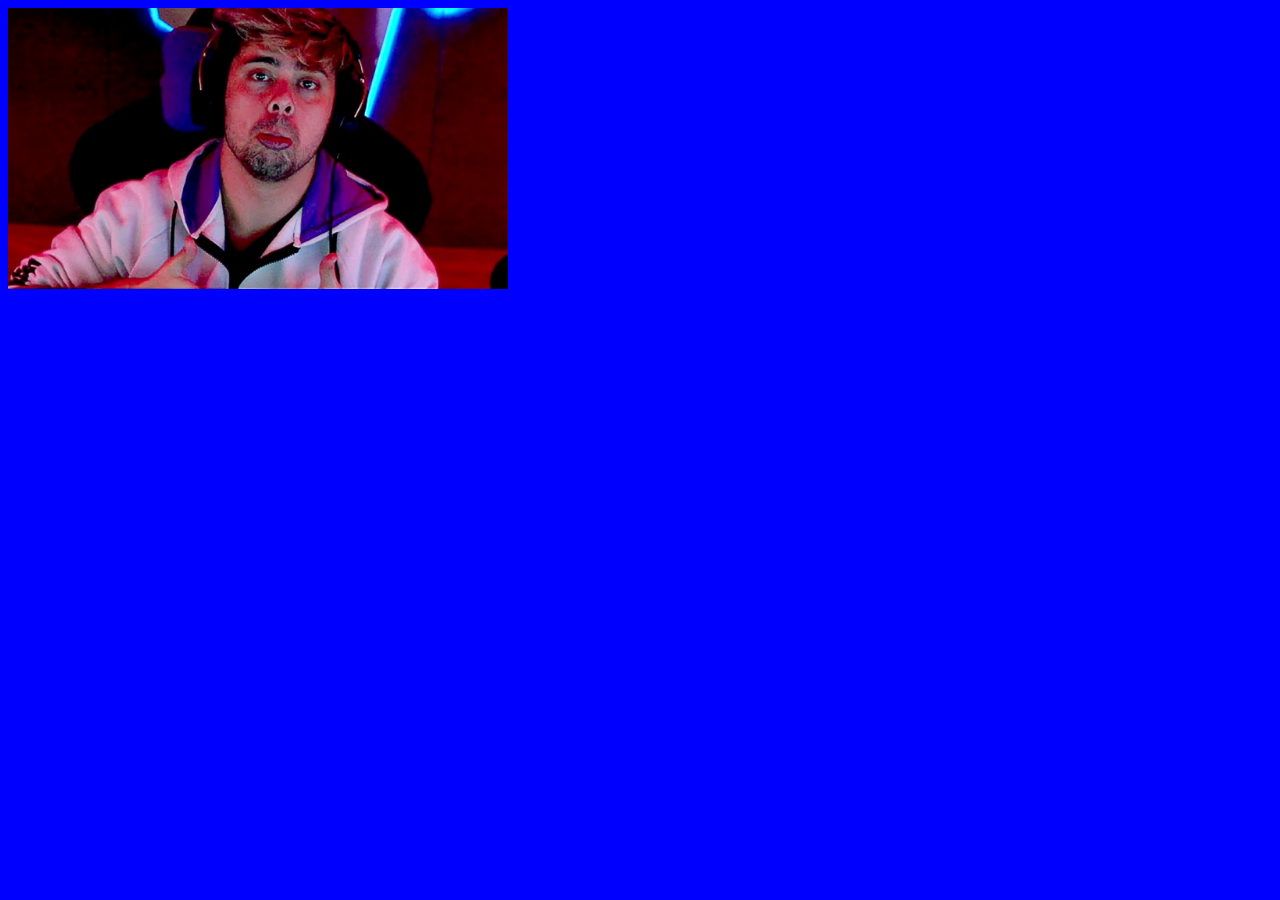
<file: Aula 10/index.html>
<!DOCTYPE html>
<html lang="pt-br">
<head>
    <meta charset="UTF-8">
    <meta http-equiv="X-UA-Compatible" content="IE=edge">
    <meta name="viewport" content="width=device-width, initial-scale=1.0">
    <link rel="stylesheet" href="style.css">
    <title>Document</title>
</head>
<body id="dale" style="background-color: blue;">

<img id="example" onclick="changeImage()" src="yodinha.jpg" width="500">
    <script src="java.js"></script>
</body>
</html>
</file>
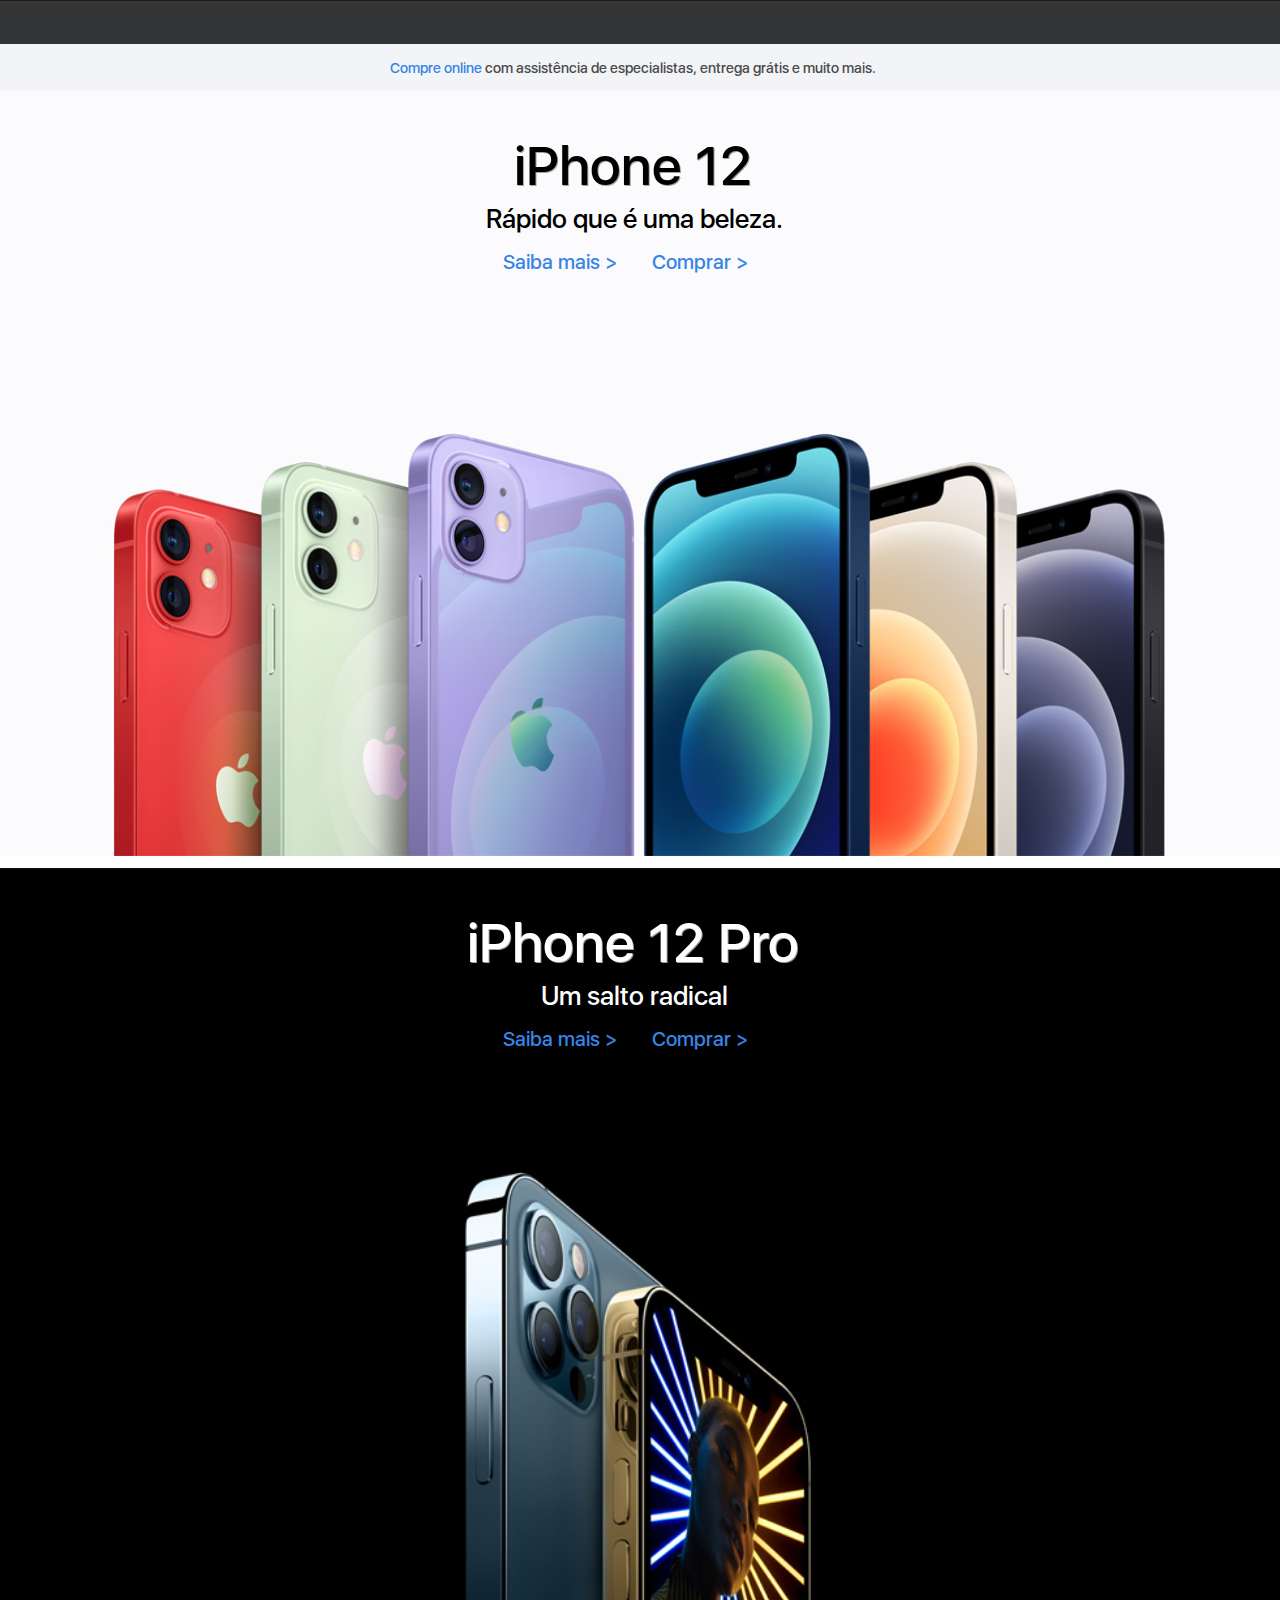
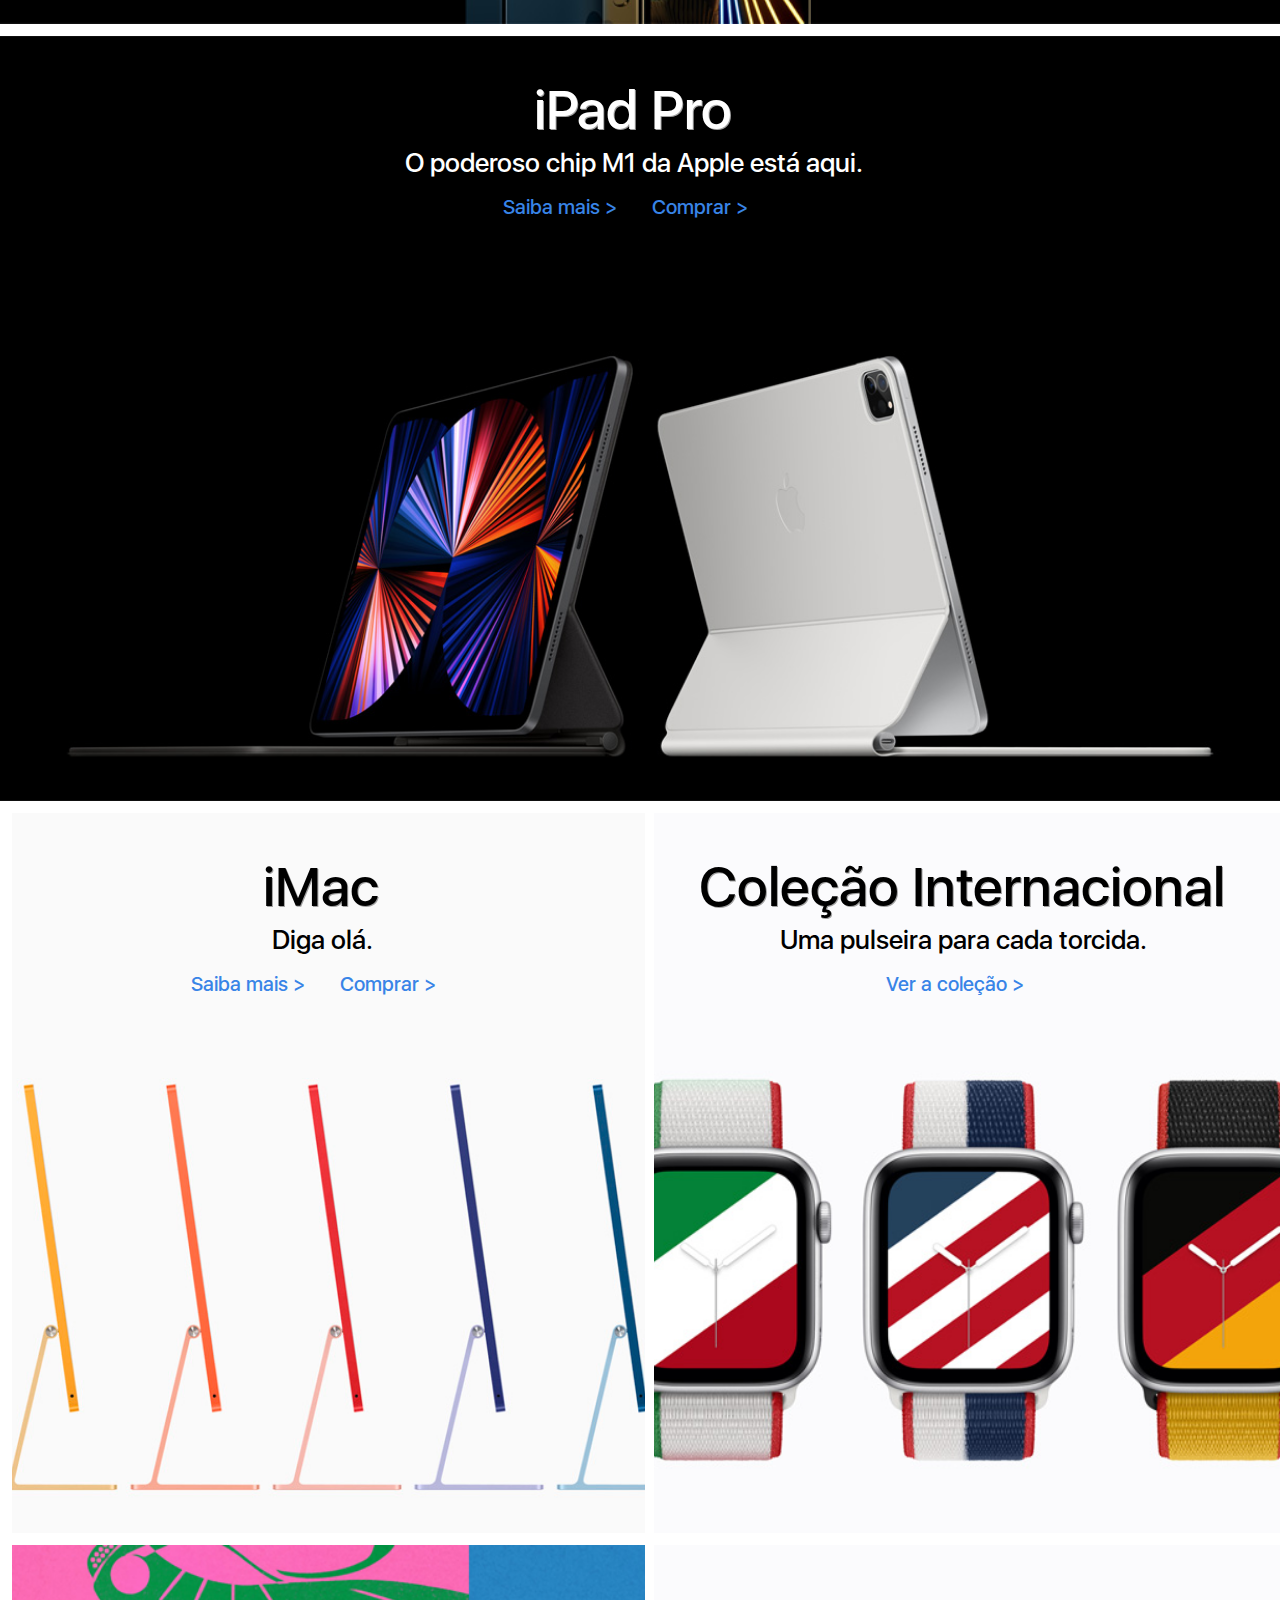
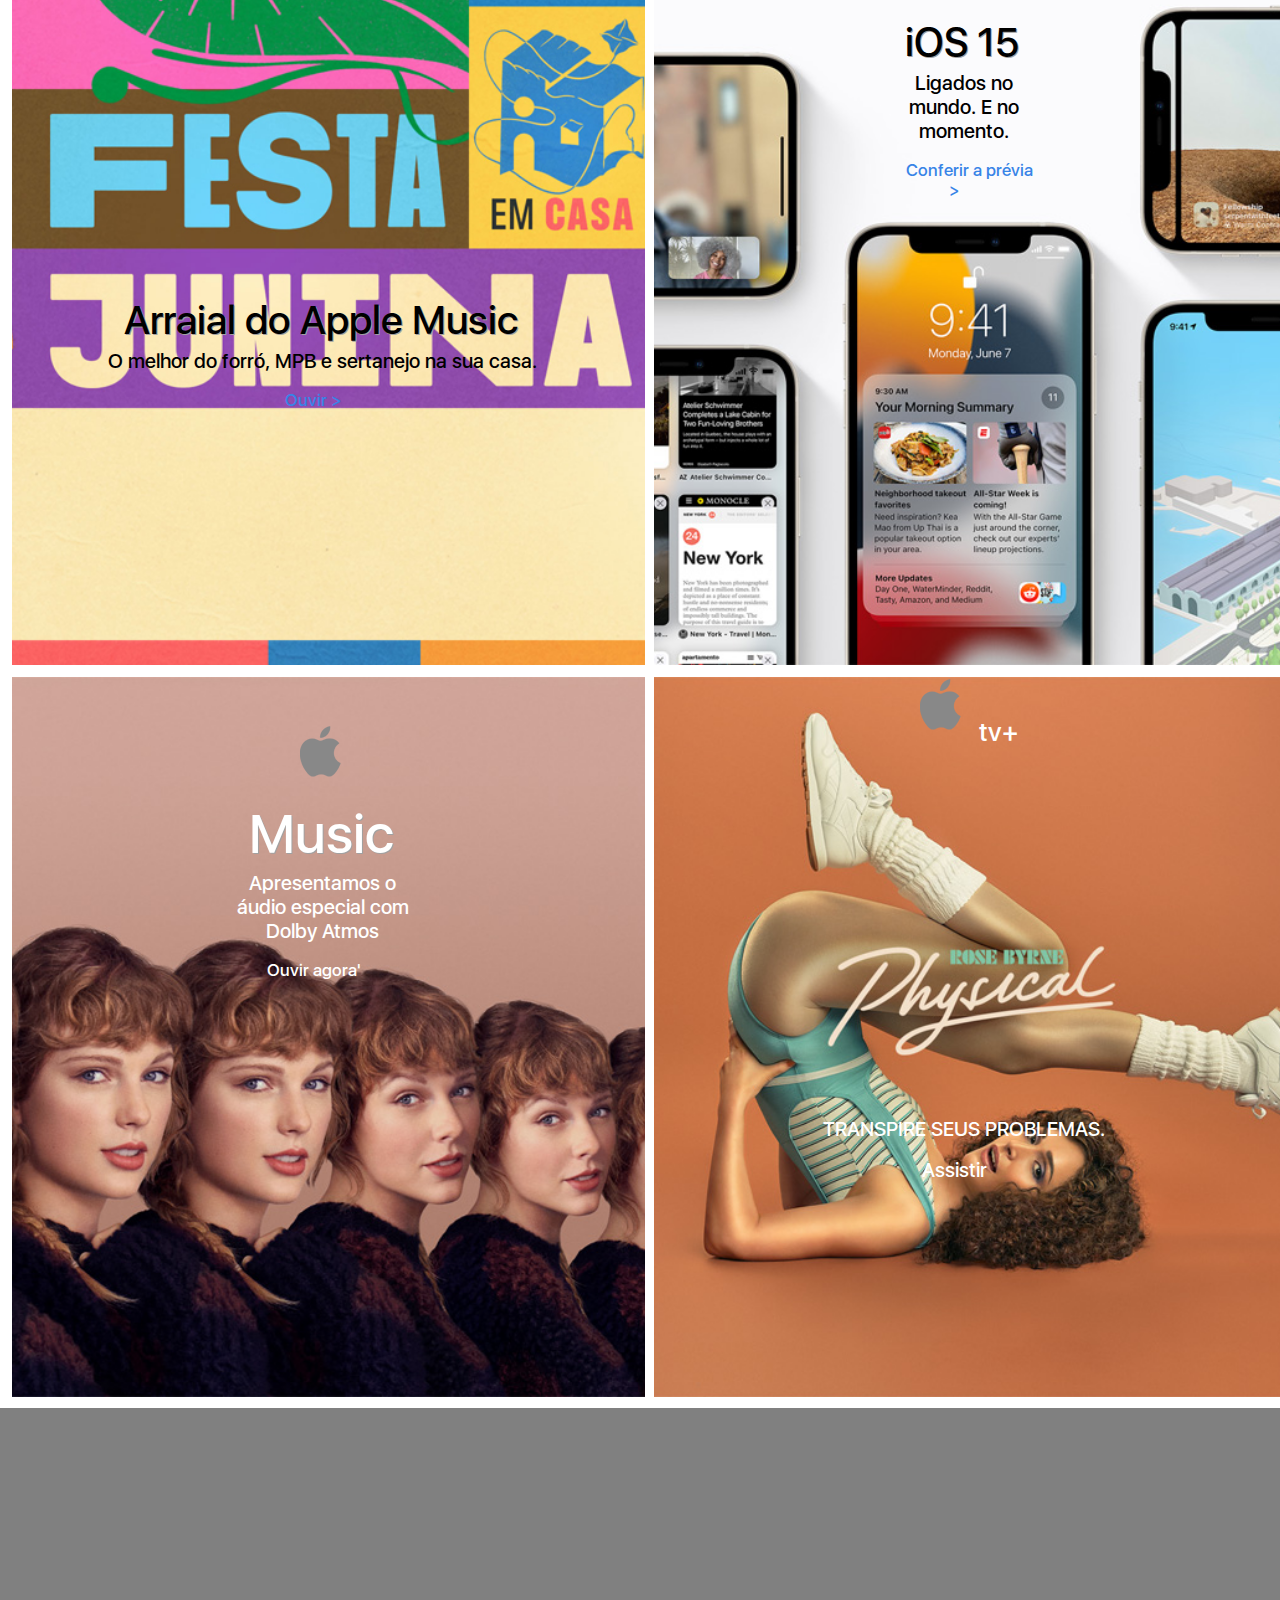
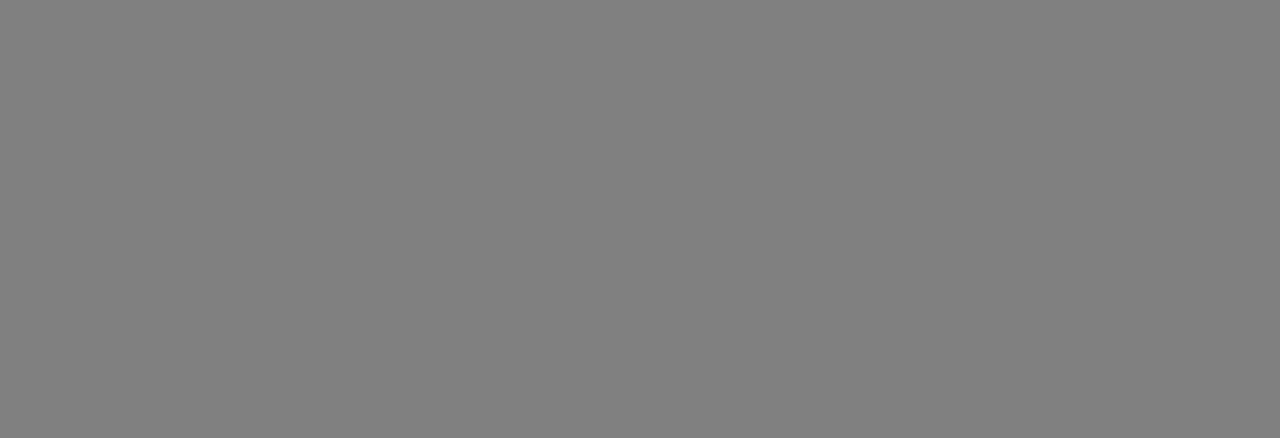
<file: Aula 9/index.html>
<!DOCTYPE html>
<html lang="pt-br">
<head>
    <meta charset="UTF-8">
    <meta http-equiv="X-UA-Compatible" content="IE=edge">
    <meta name="viewport" content="width=device-width, initial-scale=1.0">
    <link rel="stylesheet" media="screen and (max-width: 500px)" href="mobile.css">
    <link rel="stylesheet" media="screen and (min-width: 800px)" href="style.css">
    <title>Cópia Apple</title>
    <link rel="icon" href="icon.ico">
</head>
<body>
<nav class="menu menucell"> 
        <div class="orghome orghomecell">
            <button>
                <div class="celular">
                <ul>
    <li> <a class="linkmenu" href=""> <img class="apple" src="icon.ico" alt=""></a> </li>
    <li> <a class="linkmenu" href=""> Mac </a> </li>
    <li> <a class="linkmenu" href=""> iPad </a> </li>
    <li> <a class="linkmenu" href=""> iPhone </a> </li>
    <li> <a class="linkmenu" href=""> Watch </a> </li>
    <li> <a class="linkmenu" href=""> TV </a> </li>
    <li> <a class="linkmenu" href=""> Music </a> </li>
    <li> <a class="linkmenu" href=""> Suporte </a> </li>
    <li> <a class="linkmenu" href=""> <svg xmlns="http://www.w3.org/2000/svg" width="16" height="16" fill="currentColor" class="bi bi-search" viewBox="0 0 16 16">
        <path d="M11.742 10.344a6.5 6.5 0 1 0-1.397 1.398h-.001c.03.04.062.078.098.115l3.85 3.85a1 1 0 0 0 1.415-1.414l-3.85-3.85a1.007 1.007 0 0 0-.115-.1zM12 6.5a5.5 5.5 0 1 1-11 0 5.5 5.5 0 0 1 11 0z"/>
      </svg> </a> </li>
    <li> <a class="linkmenu" href=""> <svg xmlns="http://www.w3.org/2000/svg" width="16" height="16" fill="currentColor" class="bi bi-bag" viewBox="0 0 16 16">
        <path d="M8 1a2.5 2.5 0 0 1 2.5 2.5V4h-5v-.5A2.5 2.5 0 0 1 8 1zm3.5 3v-.5a3.5 3.5 0 1 0-7 0V4H1v10a2 2 0 0 0 2 2h10a2 2 0 0 0 2-2V4h-3.5zM2 5h12v9a1 1 0 0 1-1 1H3a1 1 0 0 1-1-1V5z"/>
      </svg> </a> </li>
                </ul>
            </button>
        </div>
    </div>
</nav>
    <div class="home"></div>
    <div class="submenu">
        <div class="linksub">
        <a href=""> Compre online </a>
        com assistência de especialistas, entrega grátis e muito mais.
        </div>
    </div>
<div class="iphone12">
    <p class="tit"> iPhone 12 </p>
    <p class="tit2"> Rápido que é uma beleza. </p>
    <a class="tit3" href=""> Saiba mais > </a> 
    <a class="tit3 tit4" href=""> Comprar > </a>
</div>

<div class="espaco"></div>

<div class="iphonepro">
    <p class="tit tit21"> iPhone 12 Pro </p>
    <p class="tit2 tit21"> Um salto radical </p>
    <a class="tit3" href=""> Saiba mais > </a> 
    <a class="tit3 tit4" href=""> Comprar > </a>
</div>

<div class="espaco"></div>

<div class="ipad">
    <p class="tit tit21"> iPad Pro </p>
    <p class="tit2 tit21"> O poderoso chip M1 da Apple está aqui. </p>
    <a class="tit3" href=""> Saiba mais > </a> 
    <a class="tit3 tit4" href=""> Comprar > </a>
</div>

<div class="espaco"></div>

<div class="pai pai2">
    <div class="esq">
        <div class="junina juninacell2">
            <p class="tit"> iMac </p>
            <p class="tit2"> Diga olá. </p>
            <a class="tit3" href=""> Saiba mais > </a> 
            <a class="tit3 tit4" href=""> Comprar > </a>
        </div>
    </div>
    
    <div class="espacell"></div>

    <div class="dir">
        <div class="junina2 juninacell">
            <p class="tit"> Coleção Internacional </p>
            <p class="tit2"> Uma pulseira para cada torcida. </p>
            <a class="tit3" href=""> Ver a coleção > </a>
        </div>
    </div>
</div>

<div class="espaco"></div>

<div class="pai">
    <div class="esq">
        <div class="colu1">
            <div class="texto">
            <p class="tit tit5"> Arraial do Apple Music </p>
            <p class="tit2 tit6"> O melhor do forró, MPB e sertanejo na sua casa. </p>
            <a class="tit3 tit7" href=""> Ouvir > </a>
            </div>
        </div>
    </div>

    <div class="espacell"></div>

    <div class="dir">
        <div class="colu2">
            <div class="texto2">
            <p class="tit tit5"> iOS 15 </p>
            <p class="tit2 tit6"> Ligados no mundo. E no momento. </p>
            <a class="tit3 tit7" href=""> Conferir a prévia > </a>
            </div>
        </div>
    </div>
</div>

<div class="espaco"></div>

<div class="pai">
    <div class="esq">
        <div class="colu3">
            <div class="texto3">
            <p class="tit tit21"> <img src="icon.ico" alt=""> Music </p>
            <p class="tit2 tit21 tit6"> Apresentamos o áudio especial com Dolby Atmos </p>
            <a class="tit3 tit7 tit1" href=""> Ouvir agora' </a>
            </div>
        </div>
    </div>

    <div class="espacell"></div>

    <div class="dir">
        <div class="colu4">
            <p class="tit2 tit21"> <img class="" src="icon.ico" alt=""> tv+ </p>
            <div class="texto4"> 
                <p class="tit2 tit21 tit6"> TRANSPIRE SEUS PROBLEMAS. </p>
                <a class="tit3 tit1" href=""> Assistir </a>
            </div>
        </div>
    </div>
</div>

<div class="espaco"></div>

<div class="rodape">

</div>

</body>
</html>
</file>
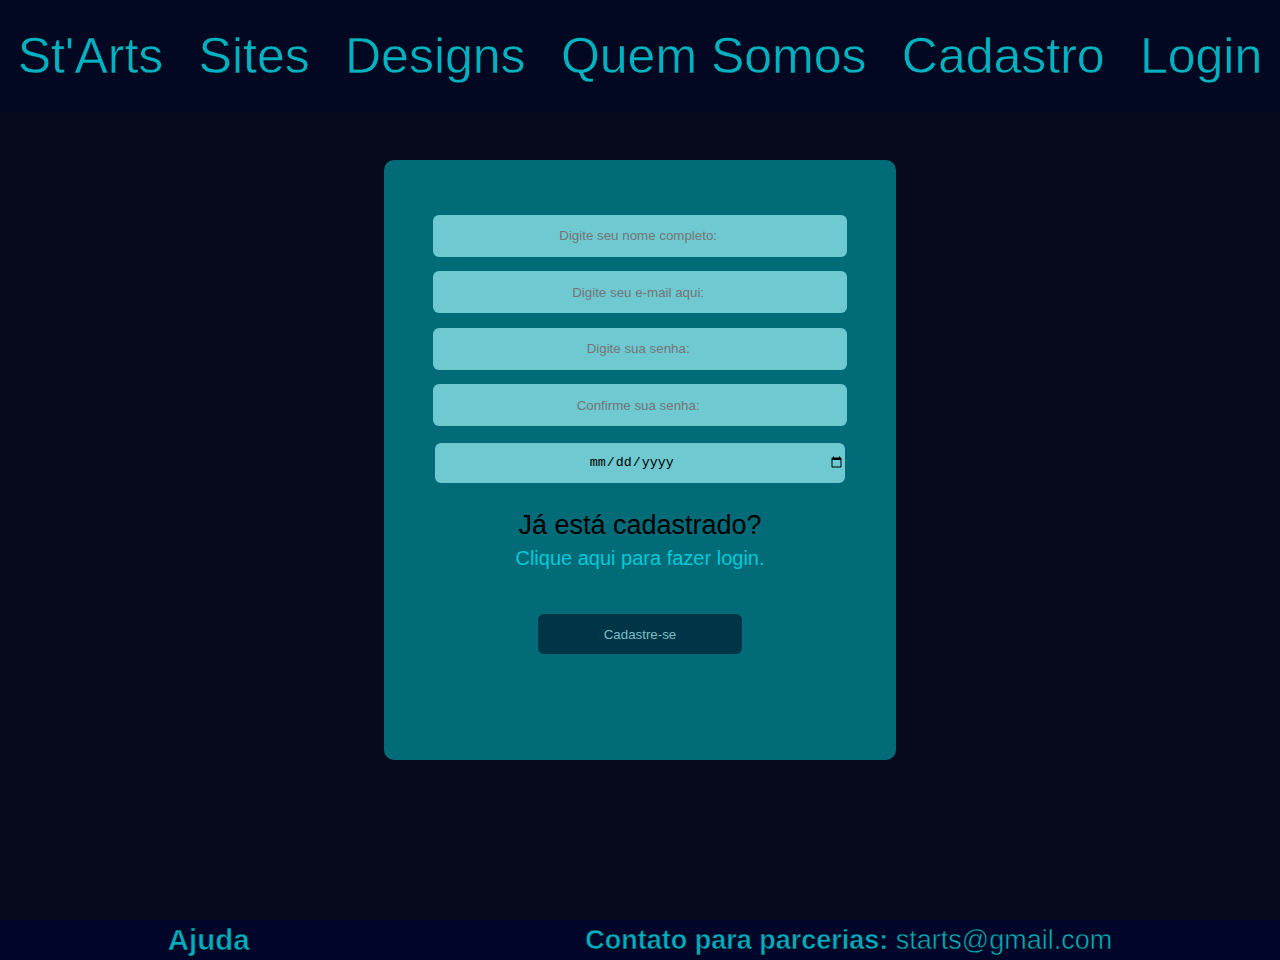
<file: Projetofinal/cadastro.html>
<!DOCTYPE html>
<html lang="pt-br">
<head>
    <meta charset="UTF-8">
    <meta http-equiv="X-UA-Compatible" content="IE=edge">
    <meta name="viewport" content="width=device-width, initial-scale=1.0">
    <link rel="stylesheet" href="Css/cadastro.css">
    <title> Projeto Final </title>
</head>
<body>
    
<!-- Tá dando uma olhada no meu código? Então segue lá no Insta https://www.instagram.com/vittimbr/ -->

    <nav id="kk" class="menu menucell"> <!-- Menu -->
        <a href="index.html"> St'Arts </a>
        <a href="sites.html"> Sites </a>
        <a href="design.html"> Designs </a>
        <a href="quemsomos.html"> Quem Somos </a>
        <a href="cadastro.html"> Cadastro </a>
        <a href="login.html"> Login </a>
    </nav> 

    <div class="formula"> <!-- Formulário de cadastro -->
        <form>
            <input class="login1" placeholder="Digite seu nome completo: " type="text">
            <input class="login1" placeholder="Digite seu e-mail aqui: " type="email">
            <input class="login1" placeholder="Digite sua senha: " type="password"> 
            <input class="login1" placeholder="Confirme sua senha: " type="password"> <br>
            <input class="login1" type="date">
            <p> Já está cadastrado? <br> <a class="logincad" href="cadastro.html"> Clique aqui para fazer login. </a></p>
            <input value="Cadastre-se" type="button" class="botao1">
        </form>
    </div>

    <div class="rodape"> <!-- Rodapé -->
        <h6 class="ajuda"> <a href="" class="ajuda"> Ajuda </a> </h6>
        <p class="contato"> <strong> Contato para parcerias: </strong> starts@gmail.com</p>    
    </div>

<!-- Tá dando uma olhada no meu código? Então segue lá no Insta, Twitch e Twitter @vittimbr -->

</body>
</html>
</file>
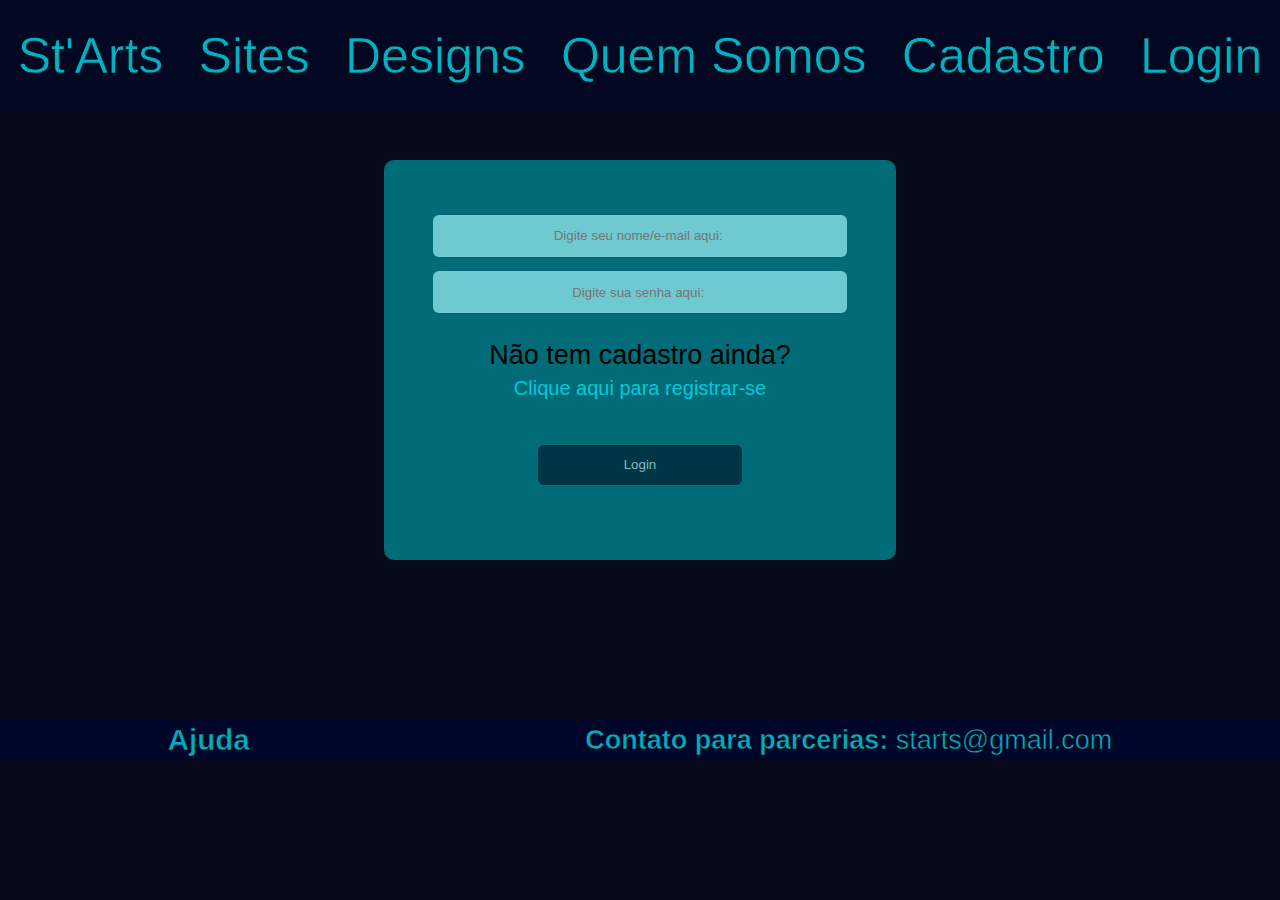
<file: Projetofinal/login.html>
<!DOCTYPE html>
<html lang="pt-br">
<head>
    <meta charset="UTF-8">
    <meta http-equiv="X-UA-Compatible" content="IE=edge">
    <meta name="viewport" content="width=device-width, initial-scale=1.0">
    <link rel="stylesheet" href="Css/login.css">
    <title> Projeto Final </title>
</head>
<body>
    
    <!-- Tá dando uma olhada no meu código? Então segue lá no Insta, Twitch e Twitter @vittimbr -->

    <nav id="kk" class="menu menucell"> <!-- Menu -->
        <a href="index.html"> St'Arts </a>
        <a href="sites.html"> Sites </a>
        <a href="design.html"> Designs </a>
        <a href="quemsomos.html"> Quem Somos </a>
        <a href="cadastro.html"> Cadastro </a>
        <a href="login.html"> Login </a>
    </nav> 
    
    <div class="formula"> <!-- Formulário de Login -->
        <form>
            <input class="login1" placeholder="Digite seu nome/e-mail aqui: " type="text">
            <input class="login1" placeholder="Digite sua senha aqui: " type="password"> <br>
            <p> Não tem cadastro ainda? <br> <a class="logincad" href="cadastro.html"> Clique aqui para registrar-se </a></p>
            <input value="Login" type="button" class="botao1">
        </form>
    </div>

    <div class="rodape"> <!-- Rodapé -->
        <h6 class="ajuda"> <a href="" class="ajuda"> Ajuda </a> </h6>
        <p class="contato"> <strong> Contato para parcerias: </strong> starts@gmail.com</p>    
    </div>

<!-- Tá dando uma olhada no meu código? Então segue lá no Insta, Twitch e Twitter @vittimbr -->

</body>
</html>
</file>
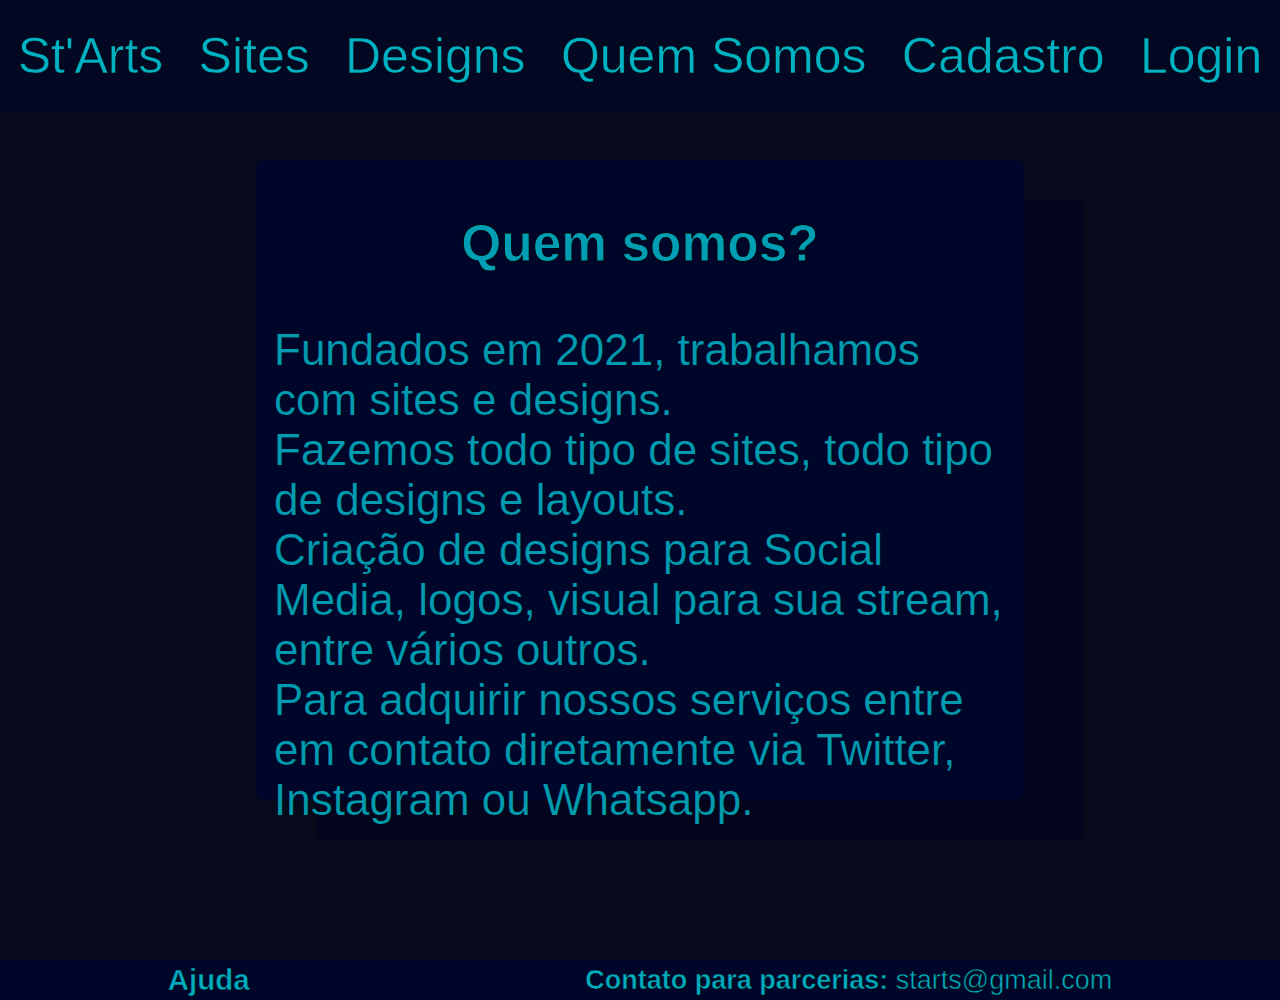
<file: Projetofinal/quemsomos.html>
<!DOCTYPE html>
<html lang="pt-br">
<head>
    <meta charset="UTF-8">
    <meta http-equiv="X-UA-Compatible" content="IE=edge">
    <meta name="viewport" content="width=device-width, initial-scale=1.0">
    <link rel="stylesheet" href="Css/quemsomos.css">
    <title>St'Arts - Quem Somos </title>
</head>
<body>
    
    <!-- Tá dando uma olhada no meu código? Então segue lá no Insta, Twitch e Twitter @vittimbr -->

    <nav class="menu"> <!-- Menu -->
        <a href="index.html"> St'Arts </a>
        <a href="sites.html"> Sites </a>
        <a href="design.html"> Designs </a>
        <a href="#"> Quem Somos </a>
        <a href="cadastro.html"> Cadastro </a>
        <a href="login.html"> Login </a>
    </nav>

    <div class="infodiv">
        <h3> Quem somos? </h3>
            <p> Fundados em 2021, trabalhamos com sites e designs. <br>
            Fazemos todo tipo de sites, todo tipo de designs e layouts. <br>
            Criação de designs para Social Media, logos, visual para sua stream, entre vários outros. <br>
            Para adquirir nossos serviços entre em contato diretamente via Twitter, Instagram ou Whatsapp. 
            </p>
    </div>

    <div class="rodape"> <!-- Rodapé -->
        <h6 class="ajuda"> <a href="" class="ajuda"> Ajuda </a> </h6>
        <p class="contato"> <strong> Contato para parcerias: </strong> starts@gmail.com</p>    
    </div>

<!-- Tá dando uma olhada no meu código? Então segue lá no Insta, Twitch e Twitter @vittimbr -->

</body>
</html>
</file>
<file: Aula 10/style.css>
button { width: 300px;
    height: 200px;}
</file>
<file: Aula 9/mobile.css>
body { margin: 0%;
    overflow-x: hidden;
    font-family: SFmedium, -apple-system, BlinkMacSystemFont, 'Segoe UI', Roboto, Oxygen, Ubuntu, Cantarell, 'Open Sans', 'Helvetica Neue', sans-serif;
    background-color: pink; }

.menu { width: 100%;
    height: 44px;
    background-color: rgba(0, 0, 0, 0.79);
    position: fixed;
    margin-top: 0px; }

button {width: 50px;
    height: 42px;
    margin-top: 1px;
    content-visibility: hidden;}

ul {list-style: none;}

button:active {content-visibility: visible;}

button:focus {content-visibility: visible;}

.celular {width: 96vw;
    height: 40vh;
    background-color: rgba(0, 0, 0, 0.79);
    color: white;
    text-align: center;}

.submenu { background-color: rgba(223, 227, 235, 0.4);
    width: 100vw;
    height: 44px;
    margin-top: 2px;
    display: flex;
    padding-top: 44px; }

.linksub { margin: auto;
    font-size: 14.33px;
    padding-bottom: 3px;
    padding-right: 15px;
    color: rgb(75, 75, 75);
    font-weight: lighter; }

a {text-decoration: none;
    color: rgb(56, 132, 231); }

.linkmenu { margin: auto;
    text-decoration: none;
    color: rgb(192, 192, 192); 
    font-size: 20px;
    font-weight: 100; }

.iphone12 {width: 100vw;
    height: 85vh;
    background-image: url(iphone_pro.jpg);
    background-position: center;
    background-size: cover;
    background-repeat: no-repeat;
    text-align: center;
    background-color: white; }

.tit {font-size: 54.5px;
    padding-right: 15px;
    margin: 0px;
    font-weight: lighter;
    padding-top: 2.6rem;
    text-shadow: 1px 1.1px rgb(161, 161, 161);
    font-weight: 500;
    padding-bottom: 5px; }

.tit2 {font-size: 26.3px;
    margin: 0px;
    padding-right: 12px;
    padding-bottom: 16.7px;
    font-weight: 100; }

.tit3 {font-size: 20px;
    padding-right: 30px;
    font-weight: 100; }

.iphonepro {width: 100vw;
    height: 84vh;
    background-image: url(iphonepro.jpg);
    background-position: center;
    background-size: 1080px;
    background-repeat: no-repeat;
    text-align: center;
    background-color: black; }

.tit21 {color: white; }   
   
.ipad  {width: 100vw;
    height: 85vh;
    background-image: url(ipad_pro.jpg);
    background-position: center;
    background-size: 1080px;
    background-repeat: no-repeat;
    text-align: center;
    background-color: black; }
   
.espaco {margin-bottom: 0.745rem; }   

.espacell {margin-bottom: 0.745rem; }

.junina {width: 100%;
    height: 100%;
    background-image: url(imac.png);
    background-position: center;
    background-size: cover;
    text-align: center;}

.junina2 {width: 100%;
    height: 100%;
    background-image: url(coluna1.jpg);
    background-position: center;
    background-size: cover;
    text-align: center;}

.colu1 {width: 100%;
    height: 100%;
    background-image: url(coluna2.jpg);
    background-position: center;
    background-size: cover;
    text-align: center;}
    
.colu2 {width: 100%;
    height: 100%;
    background-image: url(coluna3.jpg);
    background-position: center;
    background-size: cover;
    text-align: center;}

.colu3 {width: 100%;
    height: 100%;
    background-image: url(coluna4.jpg);
    background-position: center;
    background-size: cover;
    text-align: center;}

.colu4 {width: 100%;
    height: 100%;
    background-image: url(coluna5.jpg);
    background-position: center;
    background-size: cover;
    text-align: center;}

.rodape {background-color: grey;
    width: 100vw;
    height: 70vh;}

.texto {width: 70%;
    height: 20%;
    margin: auto;
    padding-top: 49%;}

.tit5 {font-size: 40px;}

.tit6 {font-size: 20px;
    font-weight: 100;}

.texto2 {width: 24%;
    height: 27%;
    margin: auto;
    padding-top: 5%;}

.tit7 {font-size: 17px;
    font-weight: 100;}

.texto3 {width: 32%;
    height: 27%;
    margin: auto;
    padding-top: 1%;}

.texto4 {width: 70%;
    height: 20%;
    margin: auto;
    padding-top: 56%;}

.tit1 {color: white;}

.tit1:hover {text-decoration: underline;}

a:hover {text-decoration: underline;}

    @font-face {
    font-family: 'SFmedium';
    font-style: normal;
    font-weight: normal;
    src: local('SF UI Display Medium'), url('sf-ui-display-medium-58646be638f96.woff') format('woff');
    }
</file>
<file: Aula 9/style.css>
body { margin: 0%;
    overflow-x: hidden;
    font-family: SFmedium, -apple-system, BlinkMacSystemFont, 'Segoe UI', Roboto, Oxygen, Ubuntu, Cantarell, 'Open Sans', 'Helvetica Neue', sans-serif;
    background-color: white; }

.menu { width: 100vw;
    height: 44px;
    background-color: rgba(0, 0, 0, 0.79);
    position: fixed;
    margin-top: 0px; }

button {visibility: hidden;}

.home {background-color: rgb(133, 133, 133);
    width: 100%;
    height: 1px; }

.orghome { width: 66vw;
    height: 100%;
    display: flex;
    padding-left: 16.3%; }

.linkmenu { margin: auto;
    text-decoration: none;
    color: rgb(192, 192, 192); 
    font-size: 14.45px;
    padding-bottom: 1.5px;
    padding-right: 14px;
    font-weight: 100; }

.apple { width: 25px;
    padding-top: 4px;
    fill: white; }

.submenu { background-color: rgba(223, 227, 235, 0.4);
    width: 100vw;
    height: 44px;
    margin-top: 2px;
    display: flex;
    padding-top: 44px; }

.linksub { margin: auto;
    font-size: 14.33px;
    padding-bottom: 3px;
    padding-right: 15px;
    color: rgb(75, 75, 75);
    font-weight: lighter; }

a {text-decoration: none;
    color: rgb(56, 132, 231); }

.iphone12 {width: 100vw;
    height: 85vh;
    background-image: url(iphone_pro.jpg);
    background-position: center;
    background-size: cover;
    background-repeat: no-repeat;
    text-align: center;
    background-color: white; }

.tit {font-size: 54.5px;
    padding-right: 15px;
    margin: 0px;
    font-weight: lighter;
    padding-top: 2.6rem;
    text-shadow: 1px 1.1px rgb(161, 161, 161);
    font-weight: 500;
    padding-bottom: 5px; }

.tit2 {font-size: 26.3px;
    margin: 0px;
    padding-right: 12px;
    padding-bottom: 16.7px;
    font-weight: 100; }

.tit3 {font-size: 20px;
    padding-right: 30px;
    font-weight: 100; }

.iphonepro {width: 100vw;
    height: 84vh;
    background-image: url(iphonepro.jpg);
    background-position: center;
    background-size: cover;
    background-repeat: no-repeat;
    text-align: center;
    background-color: black; }

.tit21 {color: white; }   
   
.ipad  {width: 100vw;
    height: 85vh;
    background-image: url(ipad_pro.jpg);
    background-position: center;
    background-size: cover;
    background-repeat: no-repeat;
    text-align: center;
    background-color: black; }
   
.espaco {margin-bottom: 0.745rem; }   

.pai {width: 100%;
    height: 80vh;
    margin: 0.7rem;
    display: flex; }

.esq {width: 50%;
    height: 80vh;
    background-color: blue;
    margin-left: 0.1%;
    margin-right: 0.7%;}

.dir {width: 50%;
    height: 80vh;
    background-color: blueviolet;
    margin-right: 0.4%;}

.junina {width: 100%;
    height: 100%;
    background-image: url(imac.png);
    background-position: center;
    background-size: cover;
    text-align: center;}

.junina2 {width: 100%;
    height: 100%;
    background-image: url(coluna1.jpg);
    background-position: center;
    background-size: cover;
    text-align: center;}

.colu1 {width: 100%;
    height: 100%;
    background-image: url(coluna2.jpg);
    background-position: center;
    background-size: cover;
    text-align: center;}
    
.colu2 {width: 100%;
    height: 100%;
    background-image: url(coluna3.jpg);
    background-position: center;
    background-size: cover;
    text-align: center;}

.colu3 {width: 100%;
    height: 100%;
    background-image: url(coluna4.jpg);
    background-position: center;
    background-size: cover;
    text-align: center;}

.colu4 {width: 100%;
    height: 100%;
    background-image: url(coluna5.jpg);
    background-position: center;
    background-size: cover;
    text-align: center;}

.rodape {background-color: grey;
    width: 100vw;
    height: 70vh;}

.texto {width: 70%;
    height: 20%;
    margin: auto;
    padding-top: 49%;}

.tit5 {font-size: 40px;}

.tit6 {font-size: 20px;
    font-weight: 100;}

.texto2 {width: 24%;
    height: 27%;
    margin: auto;
    padding-top: 5%;}

.tit7 {font-size: 17px;
    font-weight: 100;}

.texto3 {width: 32%;
    height: 27%;
    margin: auto;
    padding-top: 1%;}

.texto4 {width: 70%;
    height: 20%;
    margin: auto;
    padding-top: 56%;}

.tit1 {color: white;}

.tit1:hover {text-decoration: underline;}

a:hover {text-decoration: underline;}

    @font-face {
    font-family: 'SFmedium';
    font-style: normal;
    font-weight: normal;
    src: local('SF UI Display Medium'), url('sf-ui-display-medium-58646be638f96.woff') format('woff');
    }
</file>
<file: Projetofinal/Css/cadastro.css>
body {
    background-color: rgb(7, 10, 27);
    margin: 0%;
    font-family: 'Gill Sans', 'Gill Sans MT', Calibri, 'Trebuchet MS', sans-serif;
    overflow-x: hidden;
    font-size: 44px;
}
/** Tá dando uma olhada no meu código? Então segue lá na Twitch https://www.twitch.tv/vittimbr e no Twitter https://twitter.com/Vittimbr **/
.menu {
    width: 100%;
    height: 7rem;
    background-color: rgba(0, 6, 41, 0.5);
    justify-content: space-between;
    display: flex;
    position: fixed;
    top: 0px;
    font-size: 50px;
    backdrop-filter: blur(2px);
}

a {
    text-decoration: none;
    margin: auto;
    color: rgba(0, 238, 255, 0.732);
    -webkit-text-stroke: 0.5px rgb(0, 0, 0);
}

a:hover {
    color: rgb(84, 221, 231);
}

.formula {
    width: 40vw;
    height: 600px;
    background-color: rgba(0, 155, 167, 0.671);
    margin: auto;
    margin-top: 10rem;
    border-radius: 10px;
    text-align: center;
    padding-top: 40px;
    box-sizing: border-box;
}
/** Tá dando uma olhada no meu código? Então segue lá na Twitch https://www.twitch.tv/vittimbr e no Twitter https://twitter.com/Vittimbr **/
.botao1 {
    width: 40%;
    height: 40px;
    margin: auto;
    background-color: rgba(0, 18, 41, 0.603);
    border-style: none;
    align-self: center;
    text-align: center;
    border-radius: 6px;
    color: rgb(124, 191, 196);
}

.botao1:active {
    background-color: rgba(0, 91, 128, 0.514);
    margin-top: 20px;
    border-style: solid;
    border-color: white;
    border-width: 1px;
}

.logincad {
    font-size: 20px;
    -webkit-text-stroke: 0px;
}
/** Tá dando uma olhada no meu código? Então segue lá na Twitch https://www.twitch.tv/vittimbr e no Twitter https://twitter.com/Vittimbr **/
p {
    font-size: 27px;
}

.login1 {
    width: 80%;
    height: 40px;
    background-color: rgba(166, 249, 255, 0.664);
    border-style: none;
    margin: auto;
    align-self: center;
    text-align: center;
    border-radius: 6px;
    outline: none;
}

.login1:target {
    border-style: none;
    border-width: 0px;
}
/** Tá dando uma olhada no meu código? Então segue lá na Twitch https://www.twitch.tv/vittimbr e no Twitter https://twitter.com/Vittimbr **/
.rodape {
    width: 100%;
    height: 2.5rem;
    margin-top: 10rem;
    background-color: rgb(0, 6, 41);
    display: flex;
    color: rgba(0, 238, 255, 0.732);
    -webkit-text-stroke: 0.5px rgb(0, 0, 0);
}

.ajuda {
    margin: auto;
}

.contato {
    margin: auto;
    font-size: 27px;
}
</file>
<file: Projetofinal/Css/login.css>
body {
    background-color: rgb(7, 10, 27);
    margin: 0%;
    font-family: 'Gill Sans', 'Gill Sans MT', Calibri, 'Trebuchet MS', sans-serif;
    overflow-x: hidden;
    font-size: 44px;
}
/** Tá dando uma olhada no meu código? Então segue lá na Twitch https://www.twitch.tv/vittimbr e no Twitter https://twitter.com/Vittimbr **/
.menu {
    width: 100%;
    height: 7rem;
    background-color: rgba(0, 6, 41, 0.5);
    justify-content: space-between;
    display: flex;
    position: fixed;
    top: 0px;
    font-size: 50px;
    backdrop-filter: blur(2px);
}

a {
    text-decoration: none;
    margin: auto;
    color: rgba(0, 238, 255, 0.732);
    -webkit-text-stroke: 0.5px rgb(0, 0, 0);
}

a:hover {
    color: rgb(84, 221, 231);
}
/** Tá dando uma olhada no meu código? Então segue lá na Twitch https://www.twitch.tv/vittimbr e no Twitter https://twitter.com/Vittimbr **/
.formula {
    width: 40vw;
    height: 400px;
    background-color: rgba(0, 155, 167, 0.671);
    margin: auto;
    margin-top: 10rem;
    border-radius: 10px;
    text-align: center;
    padding-top: 40px;
    box-sizing: border-box;
}
/** Tá dando uma olhada no meu código? Então segue lá na Twitch https://www.twitch.tv/vittimbr e no Twitter https://twitter.com/Vittimbr **/
.botao1 {
    width: 40%;
    height: 40px;
    margin: auto;
    background-color: rgba(0, 18, 41, 0.603);
    border-style: none;
    align-self: center;
    text-align: center;
    border-radius: 6px;
    color: rgb(124, 191, 196);
}
/** Tá dando uma olhada no meu código? Então segue lá na Twitch https://www.twitch.tv/vittimbr e no Twitter https://twitter.com/Vittimbr **/
.botao1:active {
    background-color: rgba(0, 91, 128, 0.514);
    margin-top: 20px;
    border-style: solid;
    border-color: white;
    border-width: 1px;
}

.logincad {
    font-size: 20px;
    -webkit-text-stroke: 0px;
}
/** Tá dando uma olhada no meu código? Então segue lá na Twitch https://www.twitch.tv/vittimbr e no Twitter https://twitter.com/Vittimbr **/
p {
    font-size: 27px;
}

.login1 {
    width: 80%;
    height: 40px;
    background-color: rgba(166, 249, 255, 0.664);
    border-style: none;
    margin: auto;
    align-self: center;
    text-align: center;
    border-radius: 6px;
}

.rodape {
    width: 100%;
    height: 2.5rem;
    margin-top: 10rem;
    background-color: rgb(0, 6, 41);
    display: flex;
    color: rgba(0, 238, 255, 0.732);
    -webkit-text-stroke: 0.5px rgb(0, 0, 0);
}

.ajuda {
    margin: auto;
}

.contato {
    margin: auto;
    font-size: 27px;
}
</file>
<file: Projetofinal/Css/quemsomos.css>
body {
    background-color: rgb(7, 10, 27);
    margin: 0%;
    font-family: 'Gill Sans', 'Gill Sans MT', Calibri, 'Trebuchet MS', sans-serif;
    overflow-x: hidden;
    font-size: 44px;
}
/** Tá dando uma olhada no meu código? Então segue lá na Twitch https://www.twitch.tv/vittimbr e no Twitter https://twitter.com/Vittimbr **/
.menu {
    width: 100%;
    height: 7rem;
    background-color: rgba(0, 6, 41, 0.5);
    justify-content: space-between;
    display: flex;
    position: fixed;
    top: 0px;
    font-size: 50px;
    backdrop-filter: blur(2px);
}

a {
    text-decoration: none;
    margin: auto;
    color: rgba(0, 238, 255, 0.732);
    -webkit-text-stroke: 0.5px rgb(0, 0, 0);
}

a:hover {
    color: rgb(84, 221, 231);
}

.infodiv {
    width: 60vw;
    height: 40rem;
    background-color: rgb(0, 6, 41);
    margin: auto;
    margin-top: 10rem;
    padding: 2px 18px; 
    box-sizing: border-box;
    border-radius: 8px;
    box-shadow: rgba(0, 0, 31, 0.418) 60px 40px;
    color: rgba(0, 214, 230, 0.732);
    -webkit-text-stroke: 0.2px rgb(0, 0, 0);
}

h3 {
    text-align: center;
    -webkit-text-stroke: 0.8px rgb(0, 0, 0);
}

.rodape {
    width: 100%;
    height: 2.5rem;
    margin-top: 10rem;
    background-color: rgb(0, 6, 41);
    display: flex;
    color: rgba(0, 238, 255, 0.732);
    -webkit-text-stroke: 0.5px rgb(0, 0, 0);
}

.ajuda {
    margin: auto;
}

.contato {
    margin: auto;
    font-size: 27px;
}
</file>
